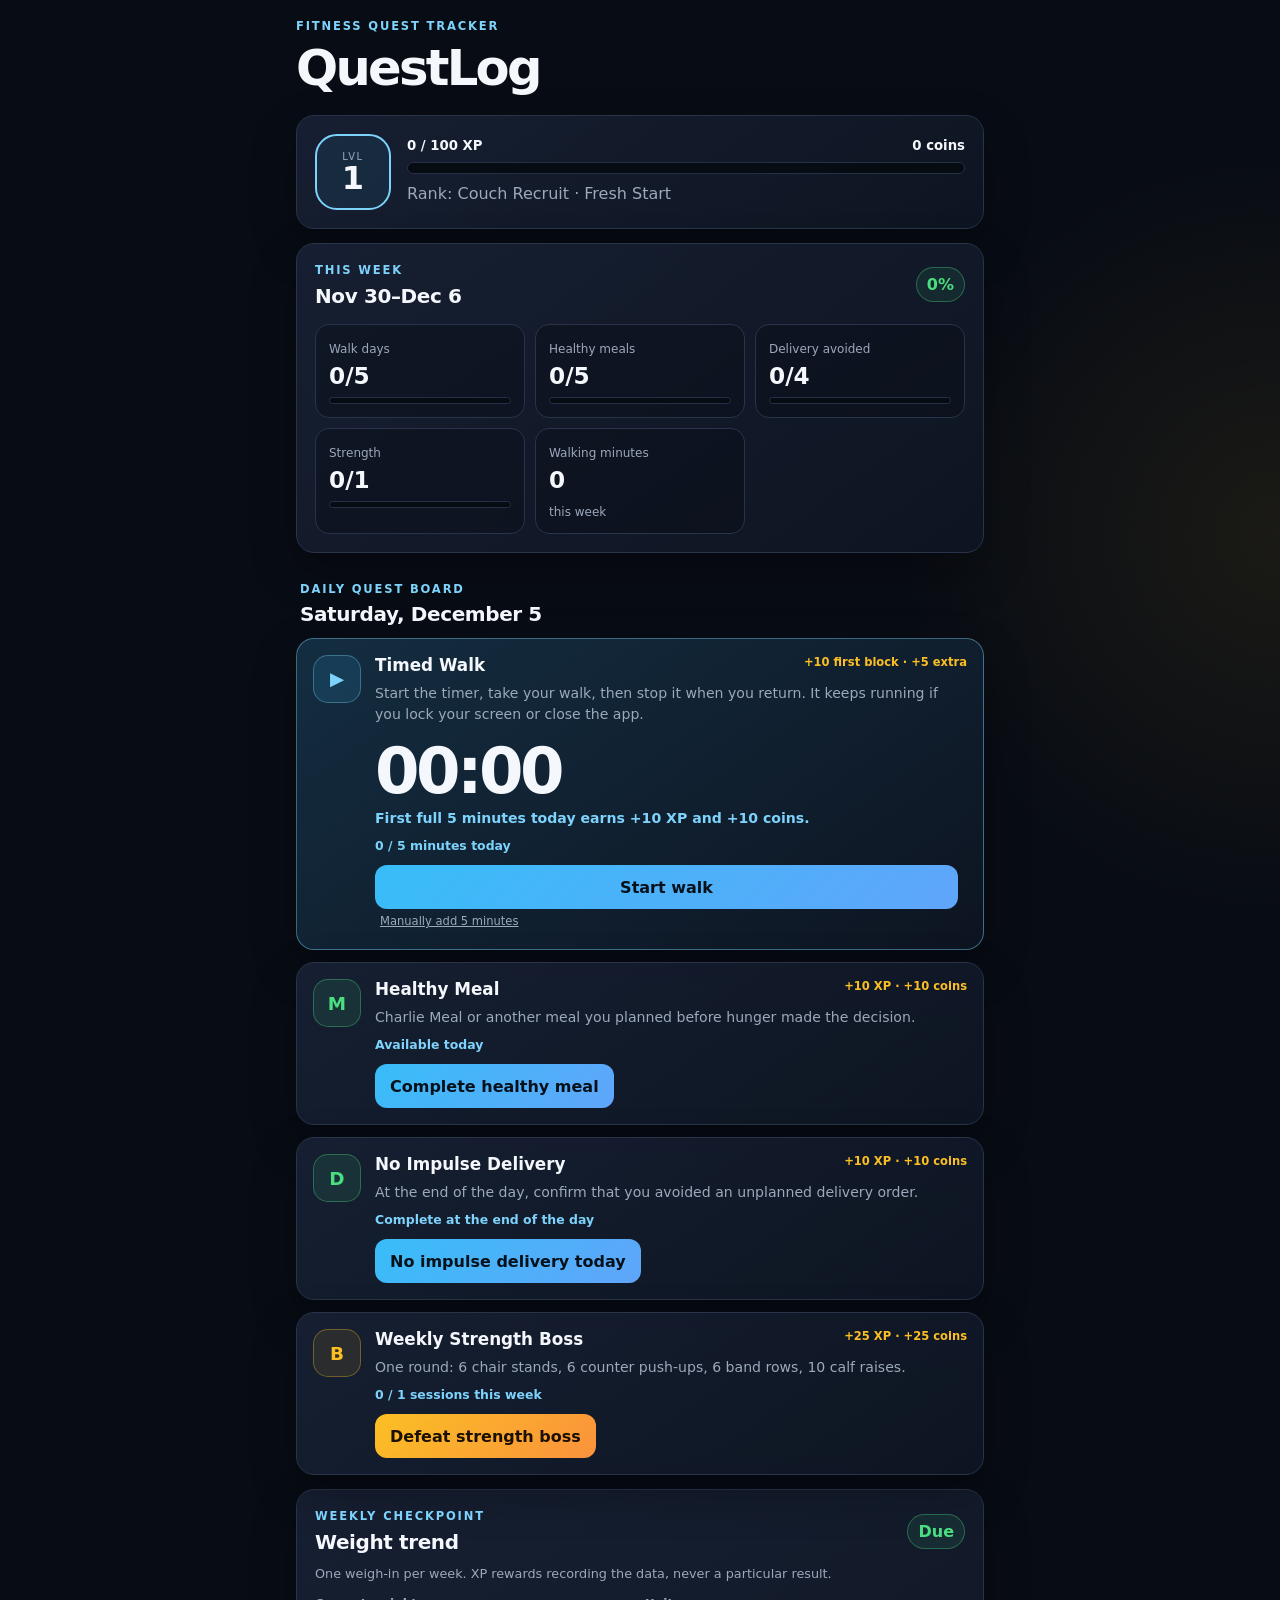
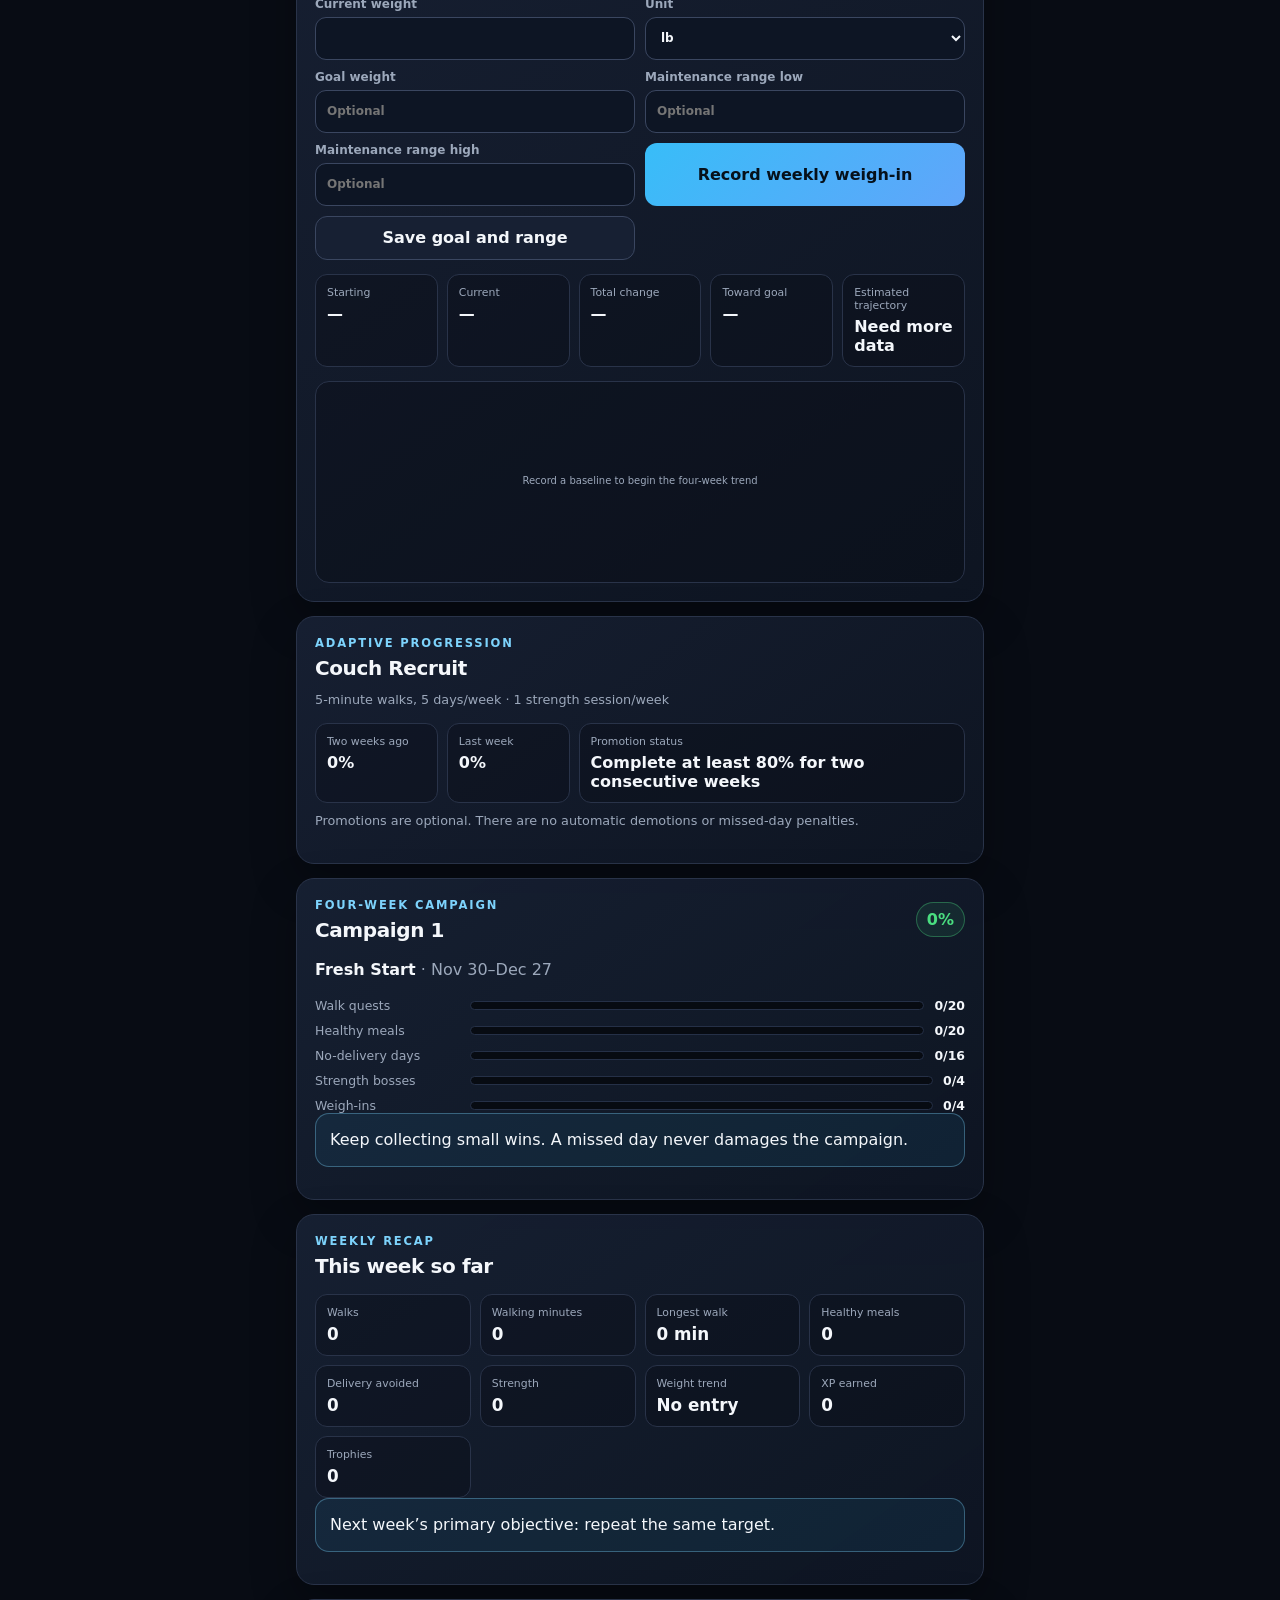
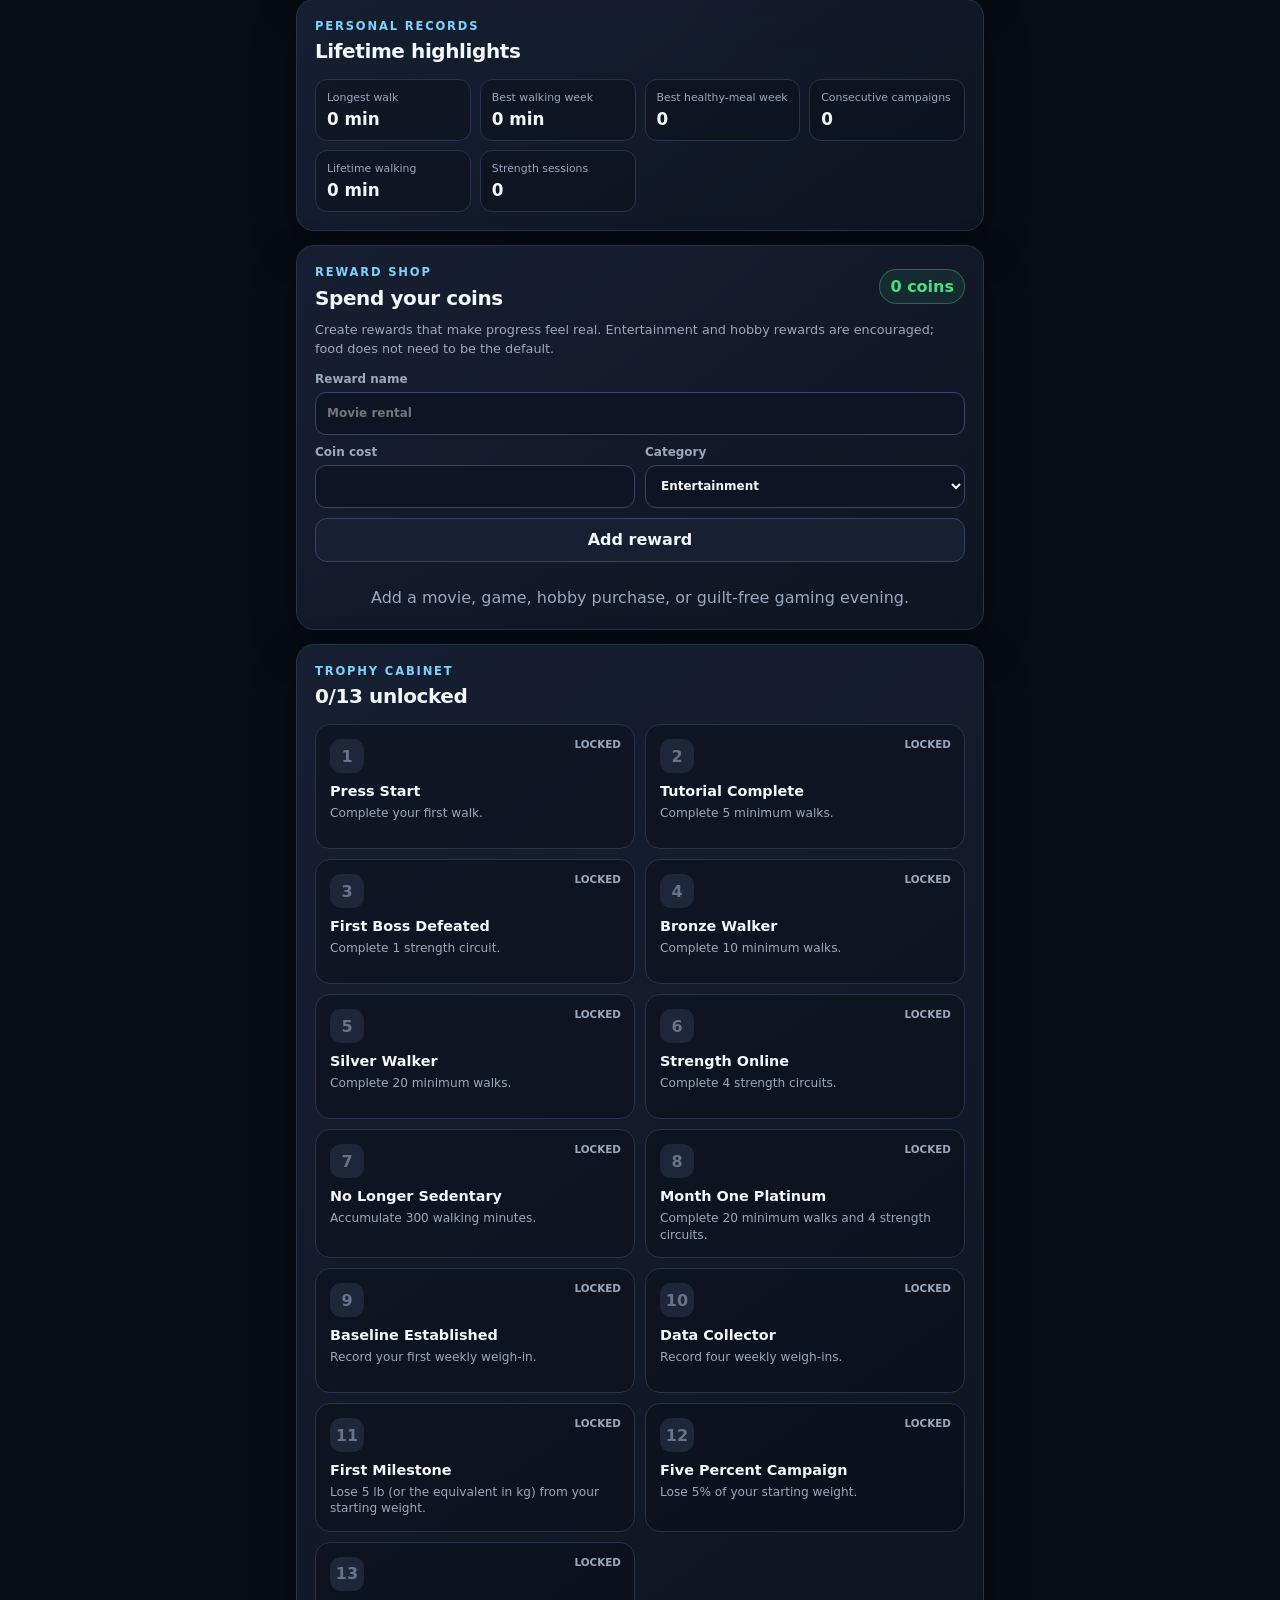
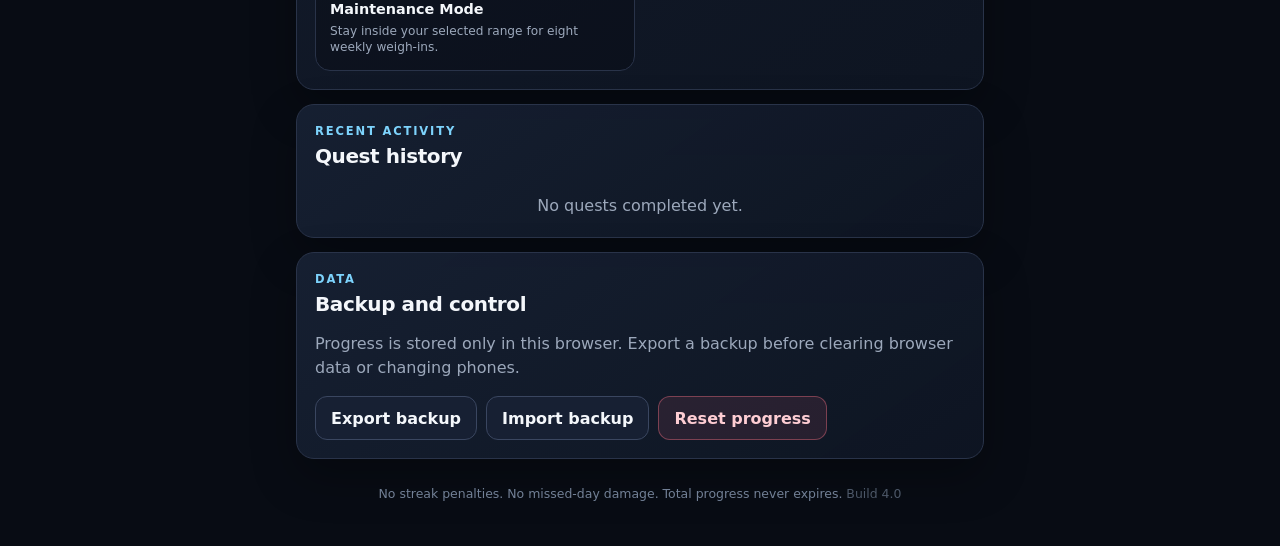
<file: index.html>
<!doctype html>
<html lang="en">
<head>
  <meta charset="utf-8">
  <meta name="viewport" content="width=device-width, initial-scale=1, viewport-fit=cover">
  <meta name="theme-color" content="#111827">
  <meta name="description" content="A private, offline weight-loss quest tracker with daily habits, campaigns, XP, coins, and trophies.">
  <title>QuestLog Fitness</title>
  <link rel="manifest" href="./manifest.webmanifest">
  <link rel="icon" href="./icon-192.png">
  <link rel="apple-touch-icon" href="./icon-192.png">
  <style>
:root {
  color-scheme: dark;
  --bg: #080c14;
  --surface: #111827;
  --surface-2: #172033;
  --line: #293349;
  --text: #f4f7fb;
  --muted: #9ca8bb;
  --accent: #7dd3fc;
  --accent-strong: #38bdf8;
  --gold: #fbbf24;
  --green: #4ade80;
  --danger: #fb7185;
  --shadow: 0 18px 45px rgba(0,0,0,.28);
  --radius: 18px;
}
* { box-sizing: border-box; }
html { background: var(--bg); font-family: Inter, ui-sans-serif, system-ui, -apple-system, BlinkMacSystemFont, "Segoe UI", sans-serif; }
body {
  margin: 0; min-height: 100vh; color: var(--text);
  background:
    radial-gradient(circle at 20% -10%, rgba(56,189,248,.16), transparent 30rem),
    radial-gradient(circle at 100% 10%, rgba(251,191,36,.08), transparent 24rem),
    var(--bg);
}
button, label { font: inherit; }
button { border: 0; cursor: pointer; -webkit-tap-highlight-color: transparent; }
button:focus-visible, label:focus-within { outline: 3px solid rgba(125,211,252,.55); outline-offset: 2px; }
.app-shell { width: min(720px,100%); margin: 0 auto; padding: max(18px,env(safe-area-inset-top)) 16px calc(30px + env(safe-area-inset-bottom)); }
.topbar { display:flex; align-items:center; justify-content:space-between; gap:16px; margin-bottom:18px; }
h1,h2,h3,p { margin-top:0; }
h1 { margin-bottom:0; font-size:clamp(2rem,8vw,3.1rem); letter-spacing:-.055em; }
h2 { margin-bottom:0; font-size:1.25rem; letter-spacing:-.02em; }
h3 { margin-bottom:0; font-size:1.05rem; }
p { line-height:1.5; }
.eyebrow { margin-bottom:4px; color:var(--accent); font-size:.72rem; font-weight:800; letter-spacing:.16em; }
.panel { border:1px solid var(--line); border-radius:var(--radius); background:linear-gradient(145deg,rgba(23,32,51,.95),rgba(14,21,34,.96)); box-shadow:var(--shadow); }
.hero { display:flex; align-items:center; gap:16px; padding:18px; margin-bottom:14px; }
.level-badge { width:76px; min-width:76px; aspect-ratio:1; display:grid; place-content:center; text-align:center; border:2px solid var(--accent); border-radius:22px; background:rgba(56,189,248,.08); }
.level-badge span { font-size:.62rem; letter-spacing:.16em; color:var(--muted); }
.level-badge strong { font-size:2rem; line-height:1; }
.hero-copy { flex:1; min-width:0; }
.stat-line { display:flex; justify-content:space-between; gap:10px; margin-bottom:9px; font-size:.83rem; font-weight:700; }
.progress-track,.mini-track { overflow:hidden; background:#070b12; border:1px solid #253047; }
.progress-track { height:12px; border-radius:999px; }
.progress-fill,.mini-fill { height:100%; width:0; background:linear-gradient(90deg,var(--accent-strong),var(--green)); transition:width .3s ease; }
.rank-text { margin-top:8px; margin-bottom:0; }
.muted { color:var(--muted); }
.week-panel,.trophies-panel,.settings-panel,main>.panel { padding:18px; margin-bottom:14px; }
.section-heading { display:flex; align-items:center; justify-content:space-between; gap:12px; margin-bottom:16px; }
.outside-heading { margin:28px 4px 12px; }
.percent-chip { padding:7px 10px; border:1px solid rgba(74,222,128,.35); border-radius:999px; background:rgba(74,222,128,.09); color:var(--green); font-weight:800; }
.weekly-grid { display:grid; grid-template-columns:repeat(3,1fr); gap:10px; }
.metric-card { min-width:0; padding:13px; border:1px solid var(--line); border-radius:14px; background:rgba(6,10,18,.36); }
.metric-card strong { display:block; margin:5px 0 8px; font-size:1.45rem; }
.metric-label,.metric-sub { color:var(--muted); font-size:.75rem; }
.mini-track { height:7px; border-radius:999px; }
.quest-stack { display:grid; gap:12px; margin-bottom:14px; }
.quest-card { display:flex; gap:14px; padding:16px; }
.quest-icon { width:48px; min-width:48px; height:48px; display:grid; place-items:center; border-radius:15px; background:rgba(56,189,248,.12); border:1px solid rgba(125,211,252,.35); color:var(--accent); font-size:1.15rem; font-weight:900; }
.quest-icon.bonus { color:var(--green); border-color:rgba(74,222,128,.35); background:rgba(74,222,128,.1); }
.quest-icon.boss { color:var(--gold); border-color:rgba(251,191,36,.35); background:rgba(251,191,36,.09); }
.quest-body { flex:1; min-width:0; }
.quest-title-row { display:flex; align-items:flex-start; justify-content:space-between; gap:12px; }
.reward { flex:none; color:var(--gold); font-size:.72rem; font-weight:800; white-space:nowrap; }
.quest-card p { margin:8px 0 14px; color:var(--muted); font-size:.88rem; }
.timer-card { border-color:rgba(125,211,252,.42); background:linear-gradient(145deg,rgba(20,47,67,.96),rgba(14,21,34,.96)); }
.timer-card.running { border-color:rgba(74,222,128,.52); box-shadow:0 18px 45px rgba(0,0,0,.28),0 0 0 1px rgba(74,222,128,.08); }
.timer-display { margin:2px 0 5px; font-size:clamp(2.5rem,12vw,4rem); font-weight:850; letter-spacing:-.055em; line-height:1; font-variant-numeric:tabular-nums; }
.timer-hint { min-height:1.3em; margin:0 0 14px!important; color:var(--accent)!important; font-weight:750; }
.timer-card.running .timer-hint { color:var(--green)!important; }
.timer-actions { display:grid; grid-template-columns:1fr auto; gap:9px; }
.primary.stop-button { background:linear-gradient(135deg,var(--green),#22c55e); color:#04140a; }
.compact-button { min-height:36px; padding:8px 11px; font-size:.76rem; }
.quest-status { display:block; margin:-5px 0 12px; color:var(--accent); font-size:.78rem; font-weight:800; }
.quest-card.completed { border-color:rgba(74,222,128,.4); }
.quest-card.completed .quest-icon { color:var(--green); border-color:rgba(74,222,128,.35); background:rgba(74,222,128,.1); }
.form-grid { display:grid; grid-template-columns:repeat(2,minmax(0,1fr)); gap:10px; }
.form-grid .wide { grid-column:1/-1; }
.field { display:grid; gap:6px; color:var(--muted); font-size:.75rem; font-weight:750; }
input,select { width:100%; min-height:43px; padding:10px 11px; border:1px solid #3a4660; border-radius:11px; background:#0d1524; color:var(--text); font:inherit; }
input:focus,select:focus { outline:3px solid rgba(125,211,252,.35); border-color:var(--accent); }
.stats-grid { display:grid; grid-template-columns:repeat(5,minmax(0,1fr)); gap:9px; margin:14px 0; }
.stats-grid .wide { grid-column:span 3; }
.stat-card { min-width:0; padding:11px; border:1px solid var(--line); border-radius:12px; background:rgba(6,10,18,.34); }
.stat-card span { display:block; color:var(--muted); font-size:.68rem; }
.stat-card strong { display:block; margin-top:5px; font-size:1rem; overflow-wrap:anywhere; }
.chart-wrap { min-height:180px; padding:10px; border:1px solid var(--line); border-radius:14px; background:rgba(6,10,18,.34); }
.weight-chart { width:100%; height:180px; display:block; overflow:visible; }
.chart-line { fill:none; stroke:var(--accent); stroke-width:3; stroke-linecap:round; stroke-linejoin:round; }
.chart-area { fill:url(#weightGradient); }
.chart-dot { fill:var(--surface); stroke:var(--green); stroke-width:3; }
.chart-label { fill:var(--muted); font-size:10px; }
.progress-list { display:grid; gap:10px; }
.progress-row { display:grid; grid-template-columns:145px 1fr auto; align-items:center; gap:10px; }
.progress-row span { color:var(--muted); font-size:.78rem; }
.progress-row strong { font-size:.78rem; }
.campaign-track { height:9px; overflow:hidden; border:1px solid #253047; border-radius:999px; background:#070b12; }
.campaign-fill { height:100%; background:linear-gradient(90deg,var(--accent-strong),var(--green)); }
.callout { padding:14px; margin-bottom:14px; border:1px solid rgba(125,211,252,.35); border-radius:14px; background:rgba(56,189,248,.08); }
.callout.success { border-color:rgba(74,222,128,.38); background:rgba(74,222,128,.08); }
.callout p:last-child { margin-bottom:0; }
.recap-grid,.records-grid { display:grid; grid-template-columns:repeat(4,minmax(0,1fr)); gap:9px; }
.recap-item,.record-item { padding:11px; border:1px solid var(--line); border-radius:12px; background:rgba(6,10,18,.34); }
.recap-item span,.record-item span { display:block; color:var(--muted); font-size:.68rem; }
.recap-item strong,.record-item strong { display:block; margin-top:5px; font-size:1.05rem; }
.shop-list { display:grid; gap:9px; margin-top:14px; }
.shop-item { display:grid; grid-template-columns:1fr auto auto; align-items:center; gap:10px; padding:12px; border:1px solid var(--line); border-radius:13px; background:rgba(6,10,18,.34); }
.shop-item-title { font-weight:800; }
.shop-item-meta { margin-top:3px; color:var(--muted); font-size:.72rem; }
.coin-cost { color:var(--gold); font-weight:850; white-space:nowrap; }
.text-button { padding:5px; background:transparent; color:var(--muted); font-size:.72rem; text-decoration:underline; }
.panel-note { margin:-6px 0 14px; color:var(--muted); font-size:.8rem; }
.primary,.secondary,.danger,.file-label { min-height:44px; padding:11px 15px; border-radius:12px; font-weight:800; text-align:center; transition:transform .1s ease,opacity .1s ease; }
.primary:active,.secondary:active,.danger:active,.file-label:active { transform:scale(.98); }
.primary { background:linear-gradient(135deg,var(--accent-strong),#60a5fa); color:#06111b; }
.boss-button { background:linear-gradient(135deg,var(--gold),#fb923c); color:#1c1001; }
.secondary,.file-label { display:inline-grid; place-items:center; border:1px solid #3a4660; background:#172033; color:var(--text); }
.danger { border:1px solid rgba(251,113,133,.4); background:rgba(251,113,133,.1); color:#fecdd3; }
.full { width:100%; }
button:disabled { cursor:default; opacity:.48; filter:grayscale(.35); }
.trophy-grid { display:grid; grid-template-columns:repeat(2,1fr); gap:10px; }
.trophy { position:relative; min-height:125px; padding:14px; overflow:hidden; border:1px solid var(--line); border-radius:15px; background:rgba(6,10,18,.38); }
.trophy.unlocked { border-color:rgba(251,191,36,.45); background:linear-gradient(150deg,rgba(251,191,36,.11),rgba(6,10,18,.45)); }
.trophy-mark { width:34px; height:34px; display:grid; place-items:center; margin-bottom:10px; border-radius:11px; background:#1d2739; color:#67748b; font-weight:900; }
.trophy.unlocked .trophy-mark { background:rgba(251,191,36,.16); color:var(--gold); }
.trophy h3 { font-size:.9rem; }
.trophy p { margin:6px 0 0; color:var(--muted); font-size:.76rem; line-height:1.35; }
.trophy-status { position:absolute; top:13px; right:13px; color:var(--muted); font-size:.65rem; font-weight:800; text-transform:uppercase; }
.history-list { display:grid; gap:8px; }
.history-item { display:grid; grid-template-columns:1fr auto auto; align-items:center; gap:10px; padding:11px 0; border-bottom:1px solid var(--line); }
.history-item:last-child { border-bottom:0; }
.history-title { font-weight:750; font-size:.9rem; }
.history-meta { color:var(--muted); font-size:.74rem; }
.history-reward { color:var(--green); font-size:.75rem; font-weight:800; }
.undo-btn { min-height:34px; padding:7px 9px; border:1px solid #3a4660; border-radius:9px; background:transparent; color:var(--muted); font-size:.72rem; }
.empty-state { padding:12px 0 4px; color:var(--muted); text-align:center; }
.button-row { display:flex; flex-wrap:wrap; gap:9px; }
.file-label input { display:none; }
footer { padding:12px 6px 0; color:#728096; text-align:center; font-size:.78rem; }
.toast { position:fixed; left:50%; bottom:calc(20px + env(safe-area-inset-bottom)); z-index:20; width:min(92vw,440px); padding:13px 16px; transform:translate(-50%,120px); opacity:0; border:1px solid rgba(125,211,252,.35); border-radius:13px; background:#111827; box-shadow:var(--shadow); color:var(--text); font-weight:750; transition:transform .22s ease,opacity .22s ease; }
.toast.show { transform:translate(-50%,0); opacity:1; }
dialog { width:min(92vw,430px); padding:20px; border:1px solid var(--line); border-radius:18px; background:#111827; color:var(--text); box-shadow:var(--shadow); }
dialog::backdrop { background:rgba(0,0,0,.7); }
.dialog-actions { display:flex; justify-content:flex-end; gap:9px; margin-top:20px; }
.hidden { display:none!important; }
.build { opacity:.65; }
@media(max-width:520px){
  .weekly-grid{grid-template-columns:1fr 1fr}
  .metric-card:last-child{grid-column:1/-1}
  .quest-title-row{display:block}
  .reward{display:inline-block;margin-top:5px}
  .trophy-grid{grid-template-columns:1fr}
  .quest-card{padding:14px}
  .timer-actions{grid-template-columns:1fr}
  .stats-grid{grid-template-columns:repeat(2,1fr)}
  .stats-grid .wide{grid-column:1/-1}
  .recap-grid,.records-grid{grid-template-columns:repeat(2,1fr)}
  .form-grid{grid-template-columns:1fr}
  .form-grid .wide{grid-column:auto}
  .progress-row{grid-template-columns:105px 1fr auto}
  .shop-item{grid-template-columns:1fr auto}
  .shop-item .text-button{grid-column:1/-1;justify-self:start}
}
@media(prefers-reduced-motion:reduce){*,*::before,*::after{scroll-behavior:auto!important;transition:none!important}}
</style>
</head>
<body>
  <div class="app-shell">
    <header class="topbar">
      <div><p class="eyebrow">FITNESS QUEST TRACKER</p><h1>QuestLog</h1></div>
      <button id="installBtn" class="secondary hidden" type="button">Install</button>
    </header>
    <main>
      <section class="hero panel">
        <div class="level-badge" aria-label="Current level"><span>LVL</span><strong id="levelValue">1</strong></div>
        <div class="hero-copy">
          <div class="stat-line"><span id="xpLabel">0 / 100 XP</span><span id="coinLabel">0 coins</span></div>
          <div class="progress-track" aria-label="Level progress"><div id="xpProgress" class="progress-fill"></div></div>
          <p id="rankText" class="muted rank-text">Rank: Couch Recruit</p>
        </div>
      </section>

      <section class="week-panel panel">
        <div class="section-heading">
          <div><p class="eyebrow">THIS WEEK</p><h2 id="weekLabel">This week</h2></div>
          <div id="weeklyPercent" class="percent-chip">0%</div>
        </div>
        <div class="weekly-grid">
          <article class="metric-card"><span class="metric-label">Walk days</span><strong id="walkCount">0/5</strong><div class="mini-track"><div id="walkProgress" class="mini-fill"></div></div></article>
          <article class="metric-card"><span class="metric-label">Healthy meals</span><strong id="healthyCount">0/5</strong><div class="mini-track"><div id="healthyProgress" class="mini-fill"></div></div></article>
          <article class="metric-card"><span class="metric-label">Delivery avoided</span><strong id="deliveryCount">0/4</strong><div class="mini-track"><div id="deliveryProgress" class="mini-fill"></div></div></article>
          <article class="metric-card"><span class="metric-label">Strength</span><strong id="strengthCount">0/1</strong><div class="mini-track"><div id="strengthProgress" class="mini-fill"></div></div></article>
          <article class="metric-card"><span class="metric-label">Walking minutes</span><strong id="minutesCount">0</strong><span class="metric-sub">this week</span></article>
        </div>
      </section>

      <section>
        <div class="section-heading outside-heading"><div><p class="eyebrow">DAILY QUEST BOARD</p><h2 id="todayLabel">Today</h2></div></div>
        <div id="recoveryPanel" class="callout hidden">
          <p class="eyebrow">WELCOME BACK</p><h3>Resume Campaign</h3>
          <p>Your minimum goals are waiting exactly where you left them. Nothing was lost.</p>
          <button id="resumeCampaignBtn" class="primary compact-button" type="button">Resume campaign</button>
        </div>
        <div class="quest-stack">
          <article id="timerCard" class="quest-card timer-card panel">
            <div class="quest-icon" aria-hidden="true">&#9654;</div>
            <div class="quest-body">
              <div class="quest-title-row"><h3>Timed Walk</h3><span class="reward">+10 first block &middot; +5 extra</span></div>
              <p id="timerStatus">Start the timer, take your walk, then stop it when you return. It keeps running if you lock your screen or close the app.</p>
              <div id="timerDisplay" class="timer-display" role="timer" aria-live="off">00:00</div>
              <p id="timerHint" class="timer-hint">First full 5 minutes today earns +10 XP and +10 coins.</p>
              <span id="walkQuestStatus" class="quest-status">0 / 5 minutes today</span>
              <div class="timer-actions">
                <button id="timerBtn" class="primary" type="button">Start walk</button>
                <button id="discardWalkBtn" class="danger hidden" type="button">Discard</button>
              </div>
              <button id="manualWalkBtn" class="text-button" type="button">Manually add 5 minutes</button>
            </div>
          </article>
          <article id="healthyCard" class="quest-card panel">
            <div class="quest-icon bonus">M</div>
            <div class="quest-body">
              <div class="quest-title-row"><h3>Healthy Meal</h3><span class="reward">+10 XP &middot; +10 coins</span></div>
              <p>Charlie Meal or another meal you planned before hunger made the decision.</p>
              <span id="healthyStatus" class="quest-status">Available today</span>
              <button id="healthyBtn" class="primary" type="button">Complete healthy meal</button>
            </div>
          </article>
          <article id="deliveryCard" class="quest-card panel">
            <div class="quest-icon bonus">D</div>
            <div class="quest-body">
              <div class="quest-title-row"><h3>No Impulse Delivery</h3><span class="reward">+10 XP &middot; +10 coins</span></div>
              <p>At the end of the day, confirm that you avoided an unplanned delivery order.</p>
              <span id="deliveryStatus" class="quest-status">Complete at the end of the day</span>
              <button id="deliveryBtn" class="primary" type="button">No impulse delivery today</button>
            </div>
          </article>
          <article id="strengthCard" class="quest-card panel">
            <div class="quest-icon boss">B</div>
            <div class="quest-body">
              <div class="quest-title-row"><h3>Weekly Strength Boss</h3><span class="reward">+25 XP &middot; +25 coins</span></div>
              <p>One round: 6 chair stands, 6 counter push-ups, 6 band rows, 10 calf raises.</p>
              <span id="strengthStatus" class="quest-status">0 / 1 sessions this week</span>
              <button id="strengthBtn" class="primary boss-button" type="button">Defeat strength boss</button>
            </div>
          </article>
        </div>
      </section>

      <section class="panel">
        <div class="section-heading"><div><p class="eyebrow">WEEKLY CHECKPOINT</p><h2>Weight trend</h2></div><div id="weightDueChip" class="percent-chip">Due</div></div>
        <p class="panel-note">One weigh-in per week. XP rewards recording the data, never a particular result.</p>
        <form id="weightForm" class="form-grid">
          <label class="field">Current weight<input id="weightInput" type="number" min="1" max="1500" step="0.1" inputmode="decimal" required></label>
          <label class="field">Unit<select id="weightUnit"><option value="lb">lb</option><option value="kg">kg</option></select></label>
          <label class="field">Goal weight<input id="goalWeightInput" type="number" min="1" max="1500" step="0.1" inputmode="decimal" placeholder="Optional"></label>
          <label class="field">Maintenance range low<input id="maintenanceLowInput" type="number" min="1" max="1500" step="0.1" inputmode="decimal" placeholder="Optional"></label>
          <label class="field">Maintenance range high<input id="maintenanceHighInput" type="number" min="1" max="1500" step="0.1" inputmode="decimal" placeholder="Optional"></label>
          <button id="recordWeightBtn" class="primary" type="submit">Record weekly weigh-in</button>
          <button id="saveWeightSettingsBtn" class="secondary" type="button">Save goal and range</button>
        </form>
        <div class="stats-grid">
          <div class="stat-card"><span>Starting</span><strong id="startingWeight">&mdash;</strong></div>
          <div class="stat-card"><span>Current</span><strong id="currentWeight">&mdash;</strong></div>
          <div class="stat-card"><span>Total change</span><strong id="totalWeightChange">&mdash;</strong></div>
          <div class="stat-card"><span>Toward goal</span><strong id="weightGoalPercent">&mdash;</strong></div>
          <div class="stat-card"><span>Estimated trajectory</span><strong id="weightTrajectory">Need more data</strong></div>
        </div>
        <div class="chart-wrap"><svg id="weightChart" class="weight-chart" viewBox="0 0 600 180" role="img" aria-label="Four-week weight trend"></svg></div>
      </section>

      <section class="panel">
        <div class="section-heading"><div><p class="eyebrow">ADAPTIVE PROGRESSION</p><h2 id="adaptiveRankName">Couch Recruit</h2></div></div>
        <p id="adaptiveTargets" class="panel-note">5-minute walks, 5 days/week &middot; 1 strength session/week</p>
        <div class="stats-grid">
          <div class="stat-card"><span>Two weeks ago</span><strong id="weekTwoPercent">&mdash;</strong></div>
          <div class="stat-card"><span>Last week</span><strong id="weekOnePercent">&mdash;</strong></div>
          <div class="stat-card wide"><span>Promotion status</span><strong id="promotionMessage">Complete 80% for two consecutive weeks</strong></div>
        </div>
        <button id="acceptPromotionBtn" class="primary hidden" type="button">Accept promotion</button>
        <p class="panel-note">Promotions are optional. There are no automatic demotions or missed-day penalties.</p>
      </section>

      <section class="panel">
        <div class="section-heading"><div><p class="eyebrow">FOUR-WEEK CAMPAIGN</p><h2 id="campaignLabel">Campaign 1</h2></div><div id="campaignPercent" class="percent-chip">0%</div></div>
        <p><strong id="campaignTitle">Fresh Start</strong> <span id="campaignDates" class="muted"></span></p>
        <div id="campaignProgress" class="progress-list"></div>
        <div id="campaignStatus" class="callout"><p>Keep collecting small wins. A missed day never damages the campaign.</p></div>
        <button id="campaignActionBtn" class="primary hidden" type="button">Start next campaign</button>
      </section>

      <section class="panel">
        <div class="section-heading"><div><p class="eyebrow">WEEKLY RECAP</p><h2 id="recapLabel">This week so far</h2></div></div>
        <div id="recapGrid" class="recap-grid"></div>
        <p id="nextObjective" class="callout">Next week&rsquo;s primary objective: repeat the same target.</p>
      </section>

      <section class="panel">
        <div class="section-heading"><div><p class="eyebrow">PERSONAL RECORDS</p><h2>Lifetime highlights</h2></div></div>
        <div id="recordsGrid" class="records-grid"></div>
      </section>

      <section class="panel">
        <div class="section-heading"><div><p class="eyebrow">REWARD SHOP</p><h2>Spend your coins</h2></div><div id="shopBalance" class="percent-chip">0 coins</div></div>
        <p class="panel-note">Create rewards that make progress feel real. Entertainment and hobby rewards are encouraged; food does not need to be the default.</p>
        <form id="rewardForm" class="form-grid">
          <label class="field wide">Reward name<input id="rewardNameInput" maxlength="60" placeholder="Movie rental" required></label>
          <label class="field">Coin cost<input id="rewardCostInput" type="number" min="1" max="100000" step="1" inputmode="numeric" required></label>
          <label class="field">Category<select id="rewardCategoryInput"><option>Entertainment</option><option>Hobby</option><option>Planned treat</option><option>Other</option></select></label>
          <button class="secondary wide" type="submit">Add reward</button>
        </form>
        <div id="shopList" class="shop-list"></div>
      </section>

      <section class="panel trophies-panel">
        <div class="section-heading"><div><p class="eyebrow">TROPHY CABINET</p><h2><span id="trophyCount">0</span>/<span id="trophyTotal">13</span> unlocked</h2></div></div>
        <div id="trophyGrid" class="trophy-grid"></div>
      </section>

      <section class="panel">
        <div class="section-heading"><div><p class="eyebrow">RECENT ACTIVITY</p><h2>Quest history</h2></div></div>
        <div id="historyList" class="history-list"></div>
      </section>

      <section class="panel settings-panel">
        <div class="section-heading"><div><p class="eyebrow">DATA</p><h2>Backup and control</h2></div></div>
        <p class="muted">Progress is stored only in this browser. Export a backup before clearing browser data or changing phones.</p>
        <div class="button-row">
          <button id="exportBtn" class="secondary" type="button">Export backup</button>
          <label class="secondary file-label">Import backup<input id="importInput" type="file" accept="application/json"></label>
          <button id="resetBtn" class="danger" type="button">Reset progress</button>
        </div>
      </section>
    </main>
    <footer><p>No streak penalties. No missed-day damage. Total progress never expires. <span class="build">Build 4.0</span></p></footer>
  </div>

  <div id="toast" class="toast" role="status" aria-live="polite"></div>
  <dialog id="resetDialog">
    <form method="dialog">
      <h2>Reset all progress?</h2>
      <p>This permanently deletes XP, coins, trophies, and history from this device.</p>
      <div class="dialog-actions">
        <button value="cancel" class="secondary">Cancel</button>
        <button id="confirmResetBtn" value="confirm" class="danger">Delete everything</button>
      </div>
    </form>
  </dialog>
  <script>
(() => {
  "use strict";

  const STORAGE_KEY = "questlog-fitness-v1";
  const XP_PER_LEVEL = 100;
  const WALK_BLOCK_MS = 5 * 60 * 1000;
  const DAY_MS = 24 * 60 * 60 * 1000;
  const BUILD = "4.0.0";

  const QUESTS = {
    walk: { title: "Minimum Movement", xp: 10, coins: 10, minutes: 5 },
    bonus: { title: "Bonus Movement", xp: 5, coins: 5, minutes: 5 },
    healthyMeal: { title: "Healthy Meal", xp: 10, coins: 10, minutes: 0 },
    noDelivery: { title: "No Impulse Delivery", xp: 10, coins: 10, minutes: 0 },
    strength: { title: "Weekly Strength Boss", xp: 25, coins: 25, minutes: 0 },
    weighIn: { title: "Weekly Weigh-in", xp: 10, coins: 10, minutes: 0 }
  };

  const TROPHIES = [
    { id:"press-start", name:"Press Start", description:"Complete your first walk.", test:s=>s.totals.walks>=1 },
    { id:"tutorial", name:"Tutorial Complete", description:"Complete 5 minimum walks.", test:s=>s.totals.walks>=5 },
    { id:"first-boss", name:"First Boss Defeated", description:"Complete 1 strength circuit.", test:s=>s.totals.strength>=1 },
    { id:"bronze-walker", name:"Bronze Walker", description:"Complete 10 minimum walks.", test:s=>s.totals.walks>=10 },
    { id:"silver-walker", name:"Silver Walker", description:"Complete 20 minimum walks.", test:s=>s.totals.walks>=20 },
    { id:"strength-online", name:"Strength Online", description:"Complete 4 strength circuits.", test:s=>s.totals.strength>=4 },
    { id:"distance-300", name:"No Longer Sedentary", description:"Accumulate 300 walking minutes.", test:s=>s.totals.walkMinutes>=300 },
    { id:"month-one", name:"Month One Platinum", description:"Complete 20 minimum walks and 4 strength circuits.", test:s=>s.totals.walks>=20&&s.totals.strength>=4 },
    { id:"baseline", name:"Baseline Established", description:"Record your first weekly weigh-in.", test:s=>s.weights.length>=1 },
    { id:"data-collector", name:"Data Collector", description:"Record four weekly weigh-ins.", test:s=>s.weights.length>=4 },
    { id:"first-weight-milestone", name:"First Milestone", description:"Lose 5 lb (or the equivalent in kg) from your starting weight.", test:s=>weightLost(s)>=5 },
    { id:"five-percent", name:"Five Percent Campaign", description:"Lose 5% of your starting weight.", test:s=>weightLossPercent(s)>=5 },
    { id:"maintenance", name:"Maintenance Mode", description:"Stay inside your selected range for eight weekly weigh-ins.", test:s=>isMaintaining(s) }
  ];

  const RANKS = [
    {name:"Couch Recruit",walkMinutes:5,walkDays:5,strength:1},
    {name:"Routine Initiate",walkMinutes:10,walkDays:5,strength:1},
    {name:"Movement Adept",walkMinutes:15,walkDays:5,strength:2},
    {name:"Consistency Hunter",walkMinutes:20,walkDays:5,strength:2},
    {name:"Habit Vanguard",walkMinutes:30,walkDays:5,strength:2}
  ];

  const CAMPAIGN_TITLES = ["Fresh Start","Momentum Builder","Campaign Veteran","Steady Operator","Platinum Pathfinder"];

  const defaultState = () => ({
    version:2, xp:0, coins:0, logs:[], unlocked:[], unlockedAt:{},
    totals:{walks:0,bonusWalks:0,strength:0,walkMinutes:0,healthyMeals:0,noDelivery:0,weighIns:0,completedCampaigns:0,consecutiveCampaigns:0},
    activeWalk:null, weights:[], shopRewards:[], lastActivityAt:null,
    weightSettings:{unit:"lb",goal:null,maintenanceLow:null,maintenanceHigh:null},
    progression:{rankIndex:0,rankStartedWeek:localDateKey(startOfWeek()),weekTargets:{}},
    campaign:{number:1,startDate:localDateKey(startOfWeek()),goals:{walks:20,healthyMeals:20,noDelivery:16,strength:4,weighIns:4},completedAt:null,resumedAt:null},
    campaignHistory:[]
  });

  const $ = id => document.getElementById(id);
  let state = loadState();
  let deferredInstallPrompt = null;
  let toastTimer = null;
  let walkTimerInterval = null;

  function localDateKey(date = new Date()) {
    const y=date.getFullYear();
    const m=String(date.getMonth()+1).padStart(2,"0");
    const d=String(date.getDate()).padStart(2,"0");
    return `${y}-${m}-${d}`;
  }

  function startOfWeek(date = new Date()) {
    const copy=new Date(date.getFullYear(),date.getMonth(),date.getDate());
    const day=copy.getDay();
    copy.setDate(copy.getDate()+(day===0?-6:1-day));
    copy.setHours(0,0,0,0);
    return copy;
  }

  function endOfWeek(date = new Date()) {
    const end=startOfWeek(date);
    end.setDate(end.getDate()+6);
    return end;
  }

  function isThisWeek(timestamp) {
    const time=new Date(timestamp).getTime();
    const start=startOfWeek().getTime();
    const end=endOfWeek().getTime()+86400000;
    return time>=start && time<end;
  }

  function loadState() {
    try {
      const parsed=JSON.parse(localStorage.getItem(STORAGE_KEY));
      if(!parsed || ![1,2].includes(parsed.version)) return defaultState();
      const base=defaultState();
      return {
        ...base, ...parsed, version:2,
        totals:{...base.totals,...(parsed.totals||{})},
        logs:Array.isArray(parsed.logs)?parsed.logs:[],
        unlocked:Array.isArray(parsed.unlocked)?parsed.unlocked:[],
        unlockedAt:parsed.unlockedAt&&typeof parsed.unlockedAt==="object"?parsed.unlockedAt:{},
        weights:Array.isArray(parsed.weights)?parsed.weights.filter(entry=>Number.isFinite(Number(entry.weight))):[],
        shopRewards:Array.isArray(parsed.shopRewards)?parsed.shopRewards:[],
        weightSettings:{...base.weightSettings,...(parsed.weightSettings||{})},
        progression:{...base.progression,...(parsed.progression||{}),weekTargets:{...base.progression.weekTargets,...(parsed.progression?.weekTargets||{})}},
        campaign:{...base.campaign,...(parsed.campaign||{}),goals:{...base.campaign.goals,...(parsed.campaign?.goals||{})}},
        campaignHistory:Array.isArray(parsed.campaignHistory)?parsed.campaignHistory:[],
        activeWalk:parsed.activeWalk && Number.isFinite(new Date(parsed.activeWalk.startedAt).getTime())
          ? {startedAt:parsed.activeWalk.startedAt}
          : null
      };
    } catch(error) {
      console.error("QuestLog storage load failed", error);
      return defaultState();
    }
  }

  function saveState() {
    try { localStorage.setItem(STORAGE_KEY,JSON.stringify(state)); }
    catch(error) {
      console.error("QuestLog storage save failed", error);
      showToast("Progress could not be saved. Browser storage may be blocked.");
    }
  }

  function makeId() {
    return `${Date.now()}-${Math.random().toString(16).slice(2)}`;
  }

  function minimumWalkCredits(log) {
    if(log.minimumWalkCredits!==undefined) {
      const credits=Number(log.minimumWalkCredits);
      return Number.isFinite(credits) ? Math.max(0,Math.floor(credits)) : 0;
    }
    return log.type==="walk" ? 1 : 0;
  }

  function bonusWalkCredits(log) {
    if(log.bonusWalkCredits!==undefined) {
      const credits=Number(log.bonusWalkCredits);
      return Number.isFinite(credits) ? Math.max(0,Math.floor(credits)) : 0;
    }
    return log.type==="bonus" ? 1 : 0;
  }

  function logCoinDelta(log) {
    const delta=Number(log.coinDelta!==undefined ? log.coinDelta : log.coins||0);
    return Number.isFinite(delta) ? delta : 0;
  }

  function weightLost(source=state) {
    if(source.weights.length<2) return 0;
    const sorted=[...source.weights].sort((a,b)=>new Date(a.timestamp)-new Date(b.timestamp));
    const loss=Number(sorted[0].weight)-Number(sorted.at(-1).weight);
    return Math.max(0,source.weightSettings.unit==="kg" ? loss*2.2046226218 : loss);
  }

  function weightLossPercent(source=state) {
    if(source.weights.length<2) return 0;
    const sorted=[...source.weights].sort((a,b)=>new Date(a.timestamp)-new Date(b.timestamp));
    const start=Number(sorted[0].weight);
    return start>0 ? Math.max(0,((start-Number(sorted.at(-1).weight))/start)*100) : 0;
  }

  function isMaintaining(source=state) {
    const low=Number(source.weightSettings.maintenanceLow);
    const high=Number(source.weightSettings.maintenanceHigh);
    if(!Number.isFinite(low)||!Number.isFinite(high)||low>high||source.weights.length<8) return false;
    return [...source.weights].sort((a,b)=>new Date(b.timestamp)-new Date(a.timestamp)).slice(0,8)
      .every(entry=>Number(entry.weight)>=low&&Number(entry.weight)<=high);
  }

  function markActivity() {
    state.lastActivityAt=new Date().toISOString();
  }

  function hasDailyQuest(type,dateKey=localDateKey()) {
    return state.logs.some(log=>log.type===type&&log.dateKey===dateKey);
  }

  function walkMinutesForDate(dateKey) {
    return state.logs.filter(log=>log.dateKey===dateKey).reduce((sum,log)=>sum+(Number(log.minutes)||0),0);
  }

  function rankForWeek(date=new Date()) {
    const key=localDateKey(startOfWeek(date));
    let rankIndex=Number(state.progression.weekTargets[key]);
    if(!Number.isInteger(rankIndex)) {
      rankIndex=Math.max(0,Math.min(RANKS.length-1,Number(state.progression.rankIndex)||0));
      state.progression.weekTargets[key]=rankIndex;
    }
    return RANKS[Math.max(0,Math.min(RANKS.length-1,rankIndex))];
  }

  function hasCompletedWalkToday() {
    const today=localDateKey();
    return state.logs.some(log=>minimumWalkCredits(log)>0 && log.dateKey===today);
  }

  function strengthCountThisWeek() {
    return state.logs.filter(log=>log.type==="strength"&&isThisWeek(log.timestamp)).length;
  }

  function hasCompletedStrengthThisWeek() {
    return strengthCountThisWeek()>=rankForWeek().strength;
  }

  function updateTrophies() {
    const newly=[];
    for(const trophy of TROPHIES) {
      if(trophy.test(state) && !state.unlocked.includes(trophy.id)) {
        state.unlocked.push(trophy.id);
        state.unlockedAt[trophy.id]=new Date().toISOString();
        newly.push(trophy.name);
      }
    }
    return newly;
  }

  function addQuest(type) {
    const quest=QUESTS[type];
    if(!quest) return;

    if(type==="walk" && hasCompletedWalkToday()) {
      showToast("Today's first walk block is complete. Add a bonus block instead.");
      return;
    }
    if((type==="healthyMeal"||type==="noDelivery")&&hasDailyQuest(type)) {
      showToast(type==="healthyMeal" ? "Today's healthy meal is already recorded." : "Today's delivery quest is already complete.");
      return;
    }
    if(type==="strength" && hasCompletedStrengthThisWeek()) {
      showToast("This week's strength target is already complete.");
      return;
    }

    const log={
      id:makeId(), type, title:quest.title, xp:quest.xp, coins:quest.coins, coinDelta:quest.coins,
      minutes:quest.minutes, dateKey:localDateKey(), timestamp:new Date().toISOString(),
      minimumWalkCredits:type==="walk" ? 1 : 0,
      bonusWalkCredits:type==="bonus" ? 1 : 0
    };

    state.logs.unshift(log);
    state.xp+=quest.xp;
    state.coins+=quest.coins;
    state.totals.walks+=minimumWalkCredits(log);
    state.totals.bonusWalks+=bonusWalkCredits(log);
    if(type==="strength") state.totals.strength+=1;
    if(type==="healthyMeal") state.totals.healthyMeals+=1;
    if(type==="noDelivery") state.totals.noDelivery+=1;
    state.totals.walkMinutes+=quest.minutes;
    markActivity();

    const newTrophies=updateTrophies();
    refreshCampaignCompletion();
    saveState();
    render();

    const base=`${quest.title} complete: +${quest.xp} XP, +${quest.coins} coins.`;
    showToast(newTrophies.length ? `${base} Trophy unlocked: ${newTrophies.join(", ")}.` : base);
    if("vibrate" in navigator) navigator.vibrate([35,25,55]);
  }

  function startWalk() {
    if(state.activeWalk) return;
    state.activeWalk={startedAt:new Date().toISOString()};
    markActivity();
    saveState();
    renderWalkTimer();
    syncWalkTimerInterval();
    showToast("Walk timer started. You can lock your screen or close the app.");
    if("vibrate" in navigator) navigator.vibrate(35);
  }

  function stopWalk() {
    if(!state.activeWalk) return;

    const endedAt=new Date();
    const startedAt=new Date(state.activeWalk.startedAt);
    const durationMs=Math.max(0,endedAt.getTime()-startedAt.getTime());
    const minutes=Math.floor(durationMs/60000);
    const rewardBlocks=Math.floor(durationMs/WALK_BLOCK_MS);
    const firstBlock=rewardBlocks>0 && !hasCompletedWalkToday() ? 1 : 0;
    const bonusBlocks=Math.max(0,rewardBlocks-firstBlock);
    const xp=firstBlock*QUESTS.walk.xp+bonusBlocks*QUESTS.bonus.xp;
    const coins=firstBlock*QUESTS.walk.coins+bonusBlocks*QUESTS.bonus.coins;

    const log={
      id:makeId(), type:"timedWalk", title:"Timed Walk", xp, coins, coinDelta:coins, minutes,
      durationSeconds:Math.floor(durationMs/1000),
      minimumWalkCredits:firstBlock, bonusWalkCredits:bonusBlocks,
      startedAt:startedAt.toISOString(), endedAt:endedAt.toISOString(),
      dateKey:localDateKey(endedAt), timestamp:endedAt.toISOString()
    };

    state.activeWalk=null;
    state.logs.unshift(log);
    state.xp+=xp;
    state.coins+=coins;
    state.totals.walks+=firstBlock;
    state.totals.bonusWalks+=bonusBlocks;
    state.totals.walkMinutes+=minutes;
    markActivity();

    const newTrophies=updateTrophies();
    refreshCampaignCompletion();
    saveState();
    syncWalkTimerInterval();
    render();

    const durationMessage=minutes===0 ? "Timed walk recorded: less than one minute."
      : `${minutes}-minute timed walk recorded.`;
    const rewardMessage=xp>0 ? ` +${xp} XP, +${coins} coins.`
      : " No full five-minute reward block yet.";
    const trophyMessage=newTrophies.length ? ` Trophy unlocked: ${newTrophies.join(", ")}.` : "";
    showToast(`${durationMessage}${rewardMessage}${trophyMessage}`);
    if("vibrate" in navigator) navigator.vibrate([35,25,55]);
  }

  function discardWalk() {
    if(!state.activeWalk) return;
    state.activeWalk=null;
    saveState();
    syncWalkTimerInterval();
    renderWalkTimer();
    showToast("Walk timer discarded. No minutes or rewards were added.");
  }

  function undoLog(id) {
    const index=state.logs.findIndex(log=>log.id===id);
    if(index<0) return;
    const [log]=state.logs.splice(index,1);
    state.xp=Math.max(0,state.xp-(Number(log.xp)||0));
    state.coins=Math.max(0,state.coins-logCoinDelta(log));
    state.totals.walks=Math.max(0,state.totals.walks-minimumWalkCredits(log));
    state.totals.bonusWalks=Math.max(0,state.totals.bonusWalks-bonusWalkCredits(log));
    if(log.type==="strength") state.totals.strength=Math.max(0,state.totals.strength-1);
    if(log.type==="healthyMeal") state.totals.healthyMeals=Math.max(0,state.totals.healthyMeals-1);
    if(log.type==="noDelivery") state.totals.noDelivery=Math.max(0,state.totals.noDelivery-1);
    if(log.type==="weighIn") {
      state.totals.weighIns=Math.max(0,state.totals.weighIns-1);
      state.weights=state.weights.filter(entry=>entry.id!==log.weightId);
    }
    state.totals.walkMinutes=Math.max(0,state.totals.walkMinutes-(log.minutes||0));
    const earnedCampaignIds=state.campaignHistory.filter(item=>item.completedAt).map(item=>`campaign-${item.number}`);
    const validFixed=TROPHIES.filter(trophy=>trophy.test(state)).map(trophy=>trophy.id);
    state.unlocked=[...new Set([...validFixed,...earnedCampaignIds])];
    for(const trophy of TROPHIES) if(!validFixed.includes(trophy.id)) delete state.unlockedAt[trophy.id];
    saveState();
    render();
    showToast(log.type==="shopSpend" ? "Reward purchase undone and coins restored." : "Activity removed.");
  }

  function weeklyStats(weekStart=startOfWeek()) {
    const start=startOfWeek(weekStart);
    const end=new Date(start.getTime()+7*DAY_MS);
    const logs=state.logs.filter(log=>{
      const time=new Date(log.timestamp).getTime();
      return time>=start.getTime()&&time<end.getTime();
    });
    const rank=rankForWeek(start);
    const dailyMinutes={};
    for(const log of logs) if(log.dateKey) dailyMinutes[log.dateKey]=(dailyMinutes[log.dateKey]||0)+(Number(log.minutes)||0);
    const healthy=new Set(logs.filter(log=>log.type==="healthyMeal").map(log=>log.dateKey)).size;
    const delivery=new Set(logs.filter(log=>log.type==="noDelivery").map(log=>log.dateKey)).size;
    const strength=logs.filter(log=>log.type==="strength").length;
    const weighIns=state.weights.filter(entry=>{
      const time=new Date(entry.timestamp).getTime();
      return time>=start.getTime()&&time<end.getTime();
    }).length;
    const walks=Object.values(dailyMinutes).filter(minutes=>minutes>=rank.walkMinutes).length;
    const completed=Math.min(walks,rank.walkDays)+Math.min(healthy,5)+Math.min(delivery,4)+Math.min(strength,rank.strength)+Math.min(weighIns,1);
    const target=rank.walkDays+5+4+rank.strength+1;
    const unlocked=Object.values(state.unlockedAt).filter(timestamp=>{
      const time=new Date(timestamp).getTime();
      return time>=start.getTime()&&time<end.getTime();
    }).length;
    return {
      walks,healthy,delivery,strength,weighIns,rank,
      minutes:logs.reduce((sum,log)=>sum+(Number(log.minutes)||0),0),
      longestWalk:Math.max(0,...logs.filter(log=>["walk","bonus","timedWalk"].includes(log.type)).map(log=>Number(log.minutes)||0)),
      xp:logs.reduce((sum,log)=>sum+Math.max(0,Number(log.xp)||0),0),
      trophies:unlocked,
      percent:target ? Math.round((completed/target)*100) : 0,
      start,end
    };
  }

  function promotionInfo() {
    const oneWeekAgo=new Date(startOfWeek().getTime()-7*DAY_MS);
    const twoWeeksAgo=new Date(startOfWeek().getTime()-14*DAY_MS);
    const older=weeklyStats(twoWeeksAgo);
    const recent=weeklyStats(oneWeekAgo);
    const rankStarted=new Date(`${state.progression.rankStartedWeek}T00:00:00`);
    const enoughRankTime=twoWeeksAgo.getTime()>=startOfWeek(rankStarted).getTime();
    const eligible=enoughRankTime&&older.percent>=80&&recent.percent>=80&&state.progression.rankIndex<RANKS.length-1;
    return {older,recent,eligible};
  }

  function formatElapsed(milliseconds) {
    const totalSeconds=Math.max(0,Math.floor(milliseconds/1000));
    const hours=Math.floor(totalSeconds/3600);
    const minutes=Math.floor((totalSeconds%3600)/60);
    const seconds=totalSeconds%60;
    const pad=value=>String(value).padStart(2,"0");
    return hours>0 ? `${pad(hours)}:${pad(minutes)}:${pad(seconds)}` : `${pad(minutes)}:${pad(seconds)}`;
  }

  function renderWalkTimer() {
    const active=state.activeWalk;
    const card=$("timerCard");
    const button=$("timerBtn");
    const discard=$("discardWalkBtn");

    if(!active) {
      card.classList.remove("running");
      $("timerDisplay").textContent="00:00";
      $("timerStatus").textContent="Start the timer, take your walk, then stop it when you return. It keeps running if you lock your screen or close the app.";
      $("timerHint").textContent=hasCompletedWalkToday()
        ? "Each full 5-minute block now earns +5 XP and +5 coins."
        : "First full 5 minutes today earns +10 XP and +10 coins.";
      button.textContent="Start walk";
      button.classList.remove("stop-button");
      discard.classList.add("hidden");
      return;
    }

    const startedAt=new Date(active.startedAt);
    const elapsedMs=Math.max(0,Date.now()-startedAt.getTime());
    const blocks=Math.floor(elapsedMs/WALK_BLOCK_MS);
    const firstBlock=blocks>0 && !hasCompletedWalkToday() ? 1 : 0;
    const bonusBlocks=Math.max(0,blocks-firstBlock);
    const xp=firstBlock*QUESTS.walk.xp+bonusBlocks*QUESTS.bonus.xp;
    const coins=firstBlock*QUESTS.walk.coins+bonusBlocks*QUESTS.bonus.coins;

    card.classList.add("running");
    $("timerDisplay").textContent=formatElapsed(elapsedMs);
    $("timerStatus").textContent=`Started ${new Intl.DateTimeFormat(undefined,{hour:"numeric",minute:"2-digit"}).format(startedAt)}. The start time is safely saved on this device.`;
    $("timerHint").textContent=blocks>0
      ? `${blocks} full ${blocks===1?"block":"blocks"} · +${xp} XP · +${coins} coins ready`
      : "No full 5-minute reward block yet. Whole minutes will still be recorded.";
    button.textContent="Stop walk and save";
    button.classList.add("stop-button");
    discard.classList.remove("hidden");
  }

  function syncWalkTimerInterval() {
    clearInterval(walkTimerInterval);
    walkTimerInterval=null;
    if(state.activeWalk) walkTimerInterval=setInterval(renderWalkTimer,1000);
  }

  function campaignWindow() {
    const [year,month,day]=state.campaign.startDate.split("-").map(Number);
    const start=new Date(year,month-1,day);
    start.setHours(0,0,0,0);
    return {start,end:new Date(start.getTime()+28*DAY_MS)};
  }

  function campaignStats() {
    const {start,end}=campaignWindow();
    const logs=state.logs.filter(log=>{
      const time=new Date(log.timestamp).getTime();
      return time>=start.getTime()&&time<end.getTime();
    });
    const dailyMinutes={};
    for(const log of logs) if(log.dateKey) dailyMinutes[log.dateKey]=(dailyMinutes[log.dateKey]||0)+(Number(log.minutes)||0);
    const values={
      walks:Object.values(dailyMinutes).filter(minutes=>minutes>=5).length,
      healthyMeals:new Set(logs.filter(log=>log.type==="healthyMeal").map(log=>log.dateKey)).size,
      noDelivery:new Set(logs.filter(log=>log.type==="noDelivery").map(log=>log.dateKey)).size,
      strength:logs.filter(log=>log.type==="strength").length,
      weighIns:state.weights.filter(entry=>{
        const time=new Date(entry.timestamp).getTime();
        return time>=start.getTime()&&time<end.getTime();
      }).length
    };
    const keys=Object.keys(state.campaign.goals);
    const completed=keys.reduce((sum,key)=>sum+Math.min(values[key]||0,state.campaign.goals[key]),0);
    const total=keys.reduce((sum,key)=>sum+state.campaign.goals[key],0);
    return {...values,percent:total?Math.round((completed/total)*100):0,complete:keys.every(key=>values[key]>=state.campaign.goals[key]),start,end};
  }

  function refreshCampaignCompletion() {
    if(state.campaign.completedAt) return [];
    const stats=campaignStats();
    if(!stats.complete) return [];
    const completedAt=new Date().toISOString();
    state.campaign.completedAt=completedAt;
    const snapshot=JSON.parse(JSON.stringify({...state.campaign,completedAt}));
    state.campaignHistory.push(snapshot);
    state.totals.completedCampaigns+=1;
    state.totals.consecutiveCampaigns+=1;
    const id=`campaign-${state.campaign.number}`;
    if(!state.unlocked.includes(id)) state.unlocked.push(id);
    state.unlockedAt[id]=completedAt;
    return [`Campaign ${state.campaign.number} Complete`];
  }

  function startNextCampaign() {
    const wasComplete=Boolean(state.campaign.completedAt);
    if(!wasComplete) state.totals.consecutiveCampaigns=0;
    state.campaign={
      number:wasComplete ? state.campaign.number+1 : state.campaign.number,
      startDate:localDateKey(), goals:{...state.campaign.goals}, completedAt:null, resumedAt:new Date().toISOString()
    };
    markActivity();
    saveState();
    render();
    showToast(wasComplete ? "New four-week campaign started with the same targets." : "Campaign resumed with the same minimum goals.");
  }

  function resumeCampaign() {
    const stats=campaignStats();
    if(!state.campaign.completedAt&&Date.now()>=stats.end.getTime()) {
      startNextCampaign();
      return;
    }
    state.campaign.resumedAt=new Date().toISOString();
    markActivity();
    saveState();
    render();
    showToast("Campaign resumed. Your goals have not changed.");
  }

  function acceptPromotion() {
    const info=promotionInfo();
    if(!info.eligible) return;
    state.progression.rankIndex=Math.min(RANKS.length-1,state.progression.rankIndex+1);
    const currentWeek=localDateKey(startOfWeek());
    state.progression.rankStartedWeek=currentWeek;
    state.progression.weekTargets[currentWeek]=state.progression.rankIndex;
    saveState();
    render();
    showToast(`Promotion accepted: ${RANKS[state.progression.rankIndex].name}. No earlier progress was changed.`);
  }

  function readWeightSettings() {
    if(!state.weights.length) state.weightSettings.unit=$("weightUnit").value;
    const optionalNumber=id=>{
      const value=Number($(id).value);
      return Number.isFinite(value)&&value>0 ? value : null;
    };
    state.weightSettings.goal=optionalNumber("goalWeightInput");
    state.weightSettings.maintenanceLow=optionalNumber("maintenanceLowInput");
    state.weightSettings.maintenanceHigh=optionalNumber("maintenanceHighInput");
    if(state.weightSettings.maintenanceLow&&state.weightSettings.maintenanceHigh&&state.weightSettings.maintenanceLow>state.weightSettings.maintenanceHigh) {
      showToast("Maintenance range low must be below the high value.");
      return false;
    }
    return true;
  }

  function saveWeightSettings() {
    if(!readWeightSettings()) return;
    saveState();
    renderWeight();
    showToast("Weight goal and maintenance range saved.");
  }

  function recordWeight(event) {
    event.preventDefault();
    if(state.weights.some(entry=>isThisWeek(entry.timestamp))) {
      showToast("This week's weigh-in is already recorded.");
      return;
    }
    const weight=Number($("weightInput").value);
    if(!Number.isFinite(weight)||weight<=0||!readWeightSettings()) return;
    const now=new Date();
    const weightId=makeId();
    state.weights.push({id:weightId,weight,dateKey:localDateKey(now),timestamp:now.toISOString()});
    const quest=QUESTS.weighIn;
    state.logs.unshift({id:makeId(),type:"weighIn",title:quest.title,xp:quest.xp,coins:quest.coins,coinDelta:quest.coins,minutes:0,weightId,dateKey:localDateKey(now),timestamp:now.toISOString()});
    state.xp+=quest.xp;
    state.coins+=quest.coins;
    state.totals.weighIns+=1;
    markActivity();
    const trophies=updateTrophies();
    refreshCampaignCompletion();
    saveState();
    render();
    showToast(`Weekly weigh-in recorded: +${quest.xp} XP, +${quest.coins} coins.${trophies.length?` Trophy unlocked: ${trophies.join(", ")}.`:""}`);
  }

  function addShopReward(event) {
    event.preventDefault();
    const name=$("rewardNameInput").value.trim();
    const cost=Math.floor(Number($("rewardCostInput").value));
    const category=$("rewardCategoryInput").value;
    if(!name||!Number.isFinite(cost)||cost<1) return;
    state.shopRewards.push({id:makeId(),name,cost,category,createdAt:new Date().toISOString()});
    saveState();
    $("rewardForm").reset();
    renderShop();
    showToast("Reward added to your shop.");
  }

  function spendReward(id) {
    const reward=state.shopRewards.find(item=>item.id===id);
    if(!reward||state.coins<reward.cost) return;
    state.coins-=reward.cost;
    const now=new Date();
    state.logs.unshift({id:makeId(),type:"shopSpend",title:`Reward: ${reward.name}`,xp:0,coins:-reward.cost,coinDelta:-reward.cost,minutes:0,dateKey:localDateKey(now),timestamp:now.toISOString()});
    markActivity();
    saveState();
    render();
    showToast(`${reward.name} purchased for ${reward.cost} coins.`);
  }

  function removeShopReward(id) {
    state.shopRewards=state.shopRewards.filter(item=>item.id!==id);
    saveState();
    renderShop();
  }

  function shortDate(date) {
    return new Intl.DateTimeFormat(undefined,{month:"short",day:"numeric"}).format(date);
  }

  function historyDate(timestamp) {
    const date=new Date(timestamp);
    const yesterday=new Date();
    yesterday.setDate(yesterday.getDate()-1);
    const label=localDateKey(date)===localDateKey() ? "Today"
      : localDateKey(date)===localDateKey(yesterday) ? "Yesterday"
      : new Intl.DateTimeFormat(undefined,{month:"short",day:"numeric"}).format(date);
    const time=new Intl.DateTimeFormat(undefined,{hour:"numeric",minute:"2-digit"}).format(date);
    return `${label} · ${time}`;
  }

  function escapeHtml(value) {
    return String(value).replace(/[&<>"']/g,char=>({
      "&":"&amp;","<":"&lt;",">":"&gt;",'"':"&quot;","'":"&#039;"
    })[char]);
  }

  function render() {
    const level=Math.floor(state.xp/XP_PER_LEVEL)+1;
    const xpInLevel=state.xp%XP_PER_LEVEL;
    const weekly=weeklyStats();
    const adaptiveRank=RANKS[state.progression.rankIndex];

    $("levelValue").textContent=level;
    $("xpLabel").textContent=`${xpInLevel} / ${XP_PER_LEVEL} XP`;
    $("coinLabel").textContent=`${state.coins} coins`;
    $("xpProgress").style.width=`${xpInLevel}%`;
    $("rankText").textContent=`Rank: ${adaptiveRank.name} · ${CAMPAIGN_TITLES[Math.min(CAMPAIGN_TITLES.length-1,state.totals.completedCampaigns)]}`;

    $("weekLabel").textContent=`${shortDate(startOfWeek())}–${shortDate(endOfWeek())}`;
    $("weeklyPercent").textContent=`${weekly.percent}%`;
    $("walkCount").textContent=`${weekly.walks}/${weekly.rank.walkDays}`;
    $("healthyCount").textContent=`${weekly.healthy}/5`;
    $("deliveryCount").textContent=`${weekly.delivery}/4`;
    $("strengthCount").textContent=`${weekly.strength}/${weekly.rank.strength}`;
    $("minutesCount").textContent=weekly.minutes;
    $("walkProgress").style.width=`${Math.min(100,(weekly.walks/weekly.rank.walkDays)*100)}%`;
    $("healthyProgress").style.width=`${Math.min(100,(weekly.healthy/5)*100)}%`;
    $("deliveryProgress").style.width=`${Math.min(100,(weekly.delivery/4)*100)}%`;
    $("strengthProgress").style.width=`${Math.min(100,(weekly.strength/weekly.rank.strength)*100)}%`;

    $("todayLabel").textContent=new Intl.DateTimeFormat(undefined,{
      weekday:"long",month:"long",day:"numeric"
    }).format(new Date());

    const todayMinutes=walkMinutesForDate(localDateKey());
    const walkDone=todayMinutes>=weekly.rank.walkMinutes;
    $("walkQuestStatus").textContent=`${todayMinutes} / ${weekly.rank.walkMinutes} minutes today${walkDone?" · quest complete":""}`;
    $("timerCard").classList.toggle("completed",walkDone);

    const healthyDone=hasDailyQuest("healthyMeal");
    $("healthyBtn").disabled=healthyDone;
    $("healthyBtn").textContent=healthyDone ? "Healthy meal recorded" : "Complete healthy meal";
    $("healthyStatus").textContent=healthyDone ? "Complete today" : "Available today";
    $("healthyCard").classList.toggle("completed",healthyDone);

    const deliveryDone=hasDailyQuest("noDelivery");
    $("deliveryBtn").disabled=deliveryDone;
    $("deliveryBtn").textContent=deliveryDone ? "Delivery quest complete" : "No impulse delivery today";
    $("deliveryStatus").textContent=deliveryDone ? "Complete today" : "Complete at the end of the day";
    $("deliveryCard").classList.toggle("completed",deliveryDone);

    const strengthDone=hasCompletedStrengthThisWeek();
    $("strengthBtn").disabled=strengthDone;
    $("strengthBtn").textContent=strengthDone ? "Weekly target complete" : "Defeat strength boss";
    $("strengthStatus").textContent=`${strengthCountThisWeek()} / ${weekly.rank.strength} sessions this week`;
    $("strengthCard").classList.toggle("completed",strengthDone);

    renderWalkTimer();
    renderWeight();
    renderProgression();
    renderCampaign();
    renderRecap();
    renderRecords();
    renderShop();
    renderRecovery();
    renderTrophies();
    renderHistory();
  }

  function renderWeight() {
    const sorted=[...state.weights].sort((a,b)=>new Date(a.timestamp)-new Date(b.timestamp));
    const unit=state.weightSettings.unit;
    const format=value=>`${Number(value).toFixed(1)} ${unit}`;
    const done=sorted.some(entry=>isThisWeek(entry.timestamp));
    $("weightDueChip").textContent=done?"Recorded":"Due";
    $("recordWeightBtn").disabled=done;
    $("recordWeightBtn").textContent=done?"Recorded this week":"Record weekly weigh-in";
    $("weightInput").disabled=done;
    $("weightUnit").value=unit;
    $("weightUnit").disabled=sorted.length>0;
    $("goalWeightInput").value=state.weightSettings.goal??"";
    $("maintenanceLowInput").value=state.weightSettings.maintenanceLow??"";
    $("maintenanceHighInput").value=state.weightSettings.maintenanceHigh??"";

    if(!sorted.length) {
      $("startingWeight").textContent="—";
      $("currentWeight").textContent="—";
      $("totalWeightChange").textContent="—";
      $("weightGoalPercent").textContent="—";
      $("weightTrajectory").textContent="Need more data";
      $("weightChart").innerHTML='<text x="300" y="92" text-anchor="middle" class="chart-label">Record a baseline to begin the four-week trend</text>';
      return;
    }

    const start=Number(sorted[0].weight);
    const current=Number(sorted.at(-1).weight);
    const change=current-start;
    $("startingWeight").textContent=format(start);
    $("currentWeight").textContent=format(current);
    $("totalWeightChange").textContent=`${change>0?"+":""}${change.toFixed(1)} ${unit}`;
    const goal=Number(state.weightSettings.goal);
    if(Number.isFinite(goal)&&goal>0&&start!==goal) {
      const percent=Math.max(0,Math.min(100,((start-current)/(start-goal))*100));
      $("weightGoalPercent").textContent=`${Math.round(percent)}%`;
    } else $("weightGoalPercent").textContent="Set a goal";

    let trajectory="Need 2+ weekly entries";
    if(sorted.length>=2&&Number.isFinite(goal)&&goal>0) {
      const first=sorted[0];
      const last=sorted.at(-1);
      const elapsedWeeks=(new Date(last.timestamp)-new Date(first.timestamp))/(7*DAY_MS);
      const rate=elapsedWeeks>0?(Number(last.weight)-Number(first.weight))/elapsedWeeks:0;
      const remainingWeeks=rate!==0?(goal-current)/rate:-1;
      if(remainingWeeks>0&&remainingWeeks<520) {
        const estimated=new Date(new Date(last.timestamp).getTime()+remainingWeeks*7*DAY_MS);
        trajectory=`Estimate: ${new Intl.DateTimeFormat(undefined,{month:"short",year:"numeric"}).format(estimated)}`;
      } else trajectory="Estimate unavailable";
    }
    $("weightTrajectory").textContent=trajectory;

    const recent=sorted.filter(entry=>Date.now()-new Date(entry.timestamp).getTime()<=28*DAY_MS);
    const points=(recent.length?recent:sorted.slice(-1)).slice(-4);
    let min=Math.min(...points.map(entry=>Number(entry.weight)));
    let max=Math.max(...points.map(entry=>Number(entry.weight)));
    if(min===max){min-=1;max+=1;}
    const coordinates=points.map((entry,index)=>{
      const x=points.length===1?300:35+(index/(points.length-1))*530;
      const y=25+((max-Number(entry.weight))/(max-min))*115;
      return {x,y,entry};
    });
    const line=coordinates.map(point=>`${point.x},${point.y}`).join(" ");
    const area=coordinates.length>1?`M ${coordinates[0].x} 145 L ${line.replaceAll(" "," L ")} L ${coordinates.at(-1).x} 145 Z`:"";
    $("weightChart").innerHTML=`<defs><linearGradient id="weightGradient" x1="0" y1="0" x2="0" y2="1"><stop offset="0" stop-color="#38bdf8" stop-opacity=".28"/><stop offset="1" stop-color="#38bdf8" stop-opacity="0"/></linearGradient></defs>
      ${area?`<path class="chart-area" d="${area}"/>`:""}<polyline class="chart-line" points="${line}"/>
      ${coordinates.map(point=>`<circle class="chart-dot" cx="${point.x}" cy="${point.y}" r="5"/><text class="chart-label" x="${point.x}" y="165" text-anchor="middle">${shortDate(new Date(point.entry.timestamp))}</text><text class="chart-label" x="${point.x}" y="${point.y-10}" text-anchor="middle">${Number(point.entry.weight).toFixed(1)}</text>`).join("")}`;
  }

  function renderProgression() {
    const rank=RANKS[state.progression.rankIndex];
    const info=promotionInfo();
    $("adaptiveRankName").textContent=rank.name;
    $("adaptiveTargets").textContent=`${rank.walkMinutes}-minute walks, ${rank.walkDays} days/week · ${rank.strength} strength ${rank.strength===1?"session":"sessions"}/week`;
    $("weekTwoPercent").textContent=`${info.older.percent}%`;
    $("weekOnePercent").textContent=`${info.recent.percent}%`;
    const atTop=state.progression.rankIndex===RANKS.length-1;
    $("promotionMessage").textContent=atTop?"Highest rank reached":info.eligible?`Eligible for ${RANKS[state.progression.rankIndex+1].name}`:"Complete at least 80% for two consecutive weeks";
    $("acceptPromotionBtn").classList.toggle("hidden",!info.eligible);
    if(info.eligible) $("acceptPromotionBtn").textContent=`Accept promotion to ${RANKS[state.progression.rankIndex+1].name}`;
  }

  function renderCampaign() {
    const stats=campaignStats();
    const goals=state.campaign.goals;
    const items=[
      ["walks","Walk quests"],["healthyMeals","Healthy meals"],["noDelivery","No-delivery days"],["strength","Strength bosses"],["weighIns","Weigh-ins"]
    ];
    $("campaignLabel").textContent=`Campaign ${state.campaign.number}`;
    $("campaignTitle").textContent=CAMPAIGN_TITLES[Math.min(CAMPAIGN_TITLES.length-1,state.totals.completedCampaigns)];
    $("campaignDates").textContent=`· ${shortDate(stats.start)}–${shortDate(new Date(stats.end.getTime()-DAY_MS))}`;
    $("campaignPercent").textContent=`${stats.percent}%`;
    $("campaignProgress").innerHTML=items.map(([key,label])=>`<div class="progress-row"><span>${label}</span><div class="campaign-track"><div class="campaign-fill" style="width:${Math.min(100,(stats[key]/goals[key])*100)}%"></div></div><strong>${stats[key]}/${goals[key]}</strong></div>`).join("");
    const action=$("campaignActionBtn");
    action.classList.add("hidden");
    if(state.campaign.completedAt) {
      $("campaignStatus").className="callout success";
      $("campaignStatus").innerHTML=`<p><strong>Campaign complete.</strong> Trophy and cosmetic title unlocked.</p>`;
      action.textContent="Start next campaign";
      action.classList.remove("hidden");
    } else if(Date.now()>=stats.end.getTime()) {
      $("campaignStatus").className="callout";
      $("campaignStatus").innerHTML="<p>Resume with the same minimum goals whenever you are ready.</p>";
      action.textContent="Resume campaign";
      action.classList.remove("hidden");
    } else {
      $("campaignStatus").className="callout";
      $("campaignStatus").innerHTML="<p>Keep collecting small wins. A missed day never damages the campaign.</p>";
    }
  }

  function weeklyWeightTrend(weekly) {
    const sorted=[...state.weights].sort((a,b)=>new Date(a.timestamp)-new Date(b.timestamp));
    const current=sorted.filter(entry=>new Date(entry.timestamp)>=weekly.start&&new Date(entry.timestamp)<weekly.end).at(-1);
    if(!current) return "No entry";
    const previous=sorted.filter(entry=>new Date(entry.timestamp)<new Date(current.timestamp)).at(-1);
    if(!previous) return "Baseline";
    const change=Number(current.weight)-Number(previous.weight);
    return `${change>0?"+":""}${change.toFixed(1)} ${state.weightSettings.unit}`;
  }

  function renderRecap() {
    const weekly=weeklyStats();
    $("recapLabel").textContent=new Date().getDay()===0?"Sunday recap":"This week so far";
    const items=[
      ["Walks",weekly.walks],["Walking minutes",weekly.minutes],["Longest walk",`${weekly.longestWalk} min`],["Healthy meals",weekly.healthy],
      ["Delivery avoided",weekly.delivery],["Strength",weekly.strength],["Weight trend",weeklyWeightTrend(weekly)],["XP earned",weekly.xp],["Trophies",weekly.trophies]
    ];
    $("recapGrid").innerHTML=items.map(([label,value])=>`<div class="recap-item"><span>${escapeHtml(label)}</span><strong>${escapeHtml(value)}</strong></div>`).join("");
    $("nextObjective").textContent=promotionInfo().eligible
      ? "Next week’s primary objective: promotion is available when you choose to accept it."
      : "Next week’s primary objective: repeat the same target.";
  }

  function renderRecords() {
    const weekly={};
    for(const log of state.logs) {
      const key=localDateKey(startOfWeek(new Date(log.timestamp)));
      weekly[key]||={minutes:0,healthy:0,healthyDays:new Set()};
      weekly[key].minutes+=Number(log.minutes)||0;
      if(log.type==="healthyMeal") weekly[key].healthyDays.add(log.dateKey);
    }
    const longest=Math.max(0,...state.logs.filter(log=>["walk","bonus","timedWalk"].includes(log.type)).map(log=>Number(log.minutes)||0));
    const mostMinutes=Math.max(0,...Object.values(weekly).map(item=>item.minutes));
    const mostMeals=Math.max(0,...Object.values(weekly).map(item=>item.healthyDays.size));
    const items=[
      ["Longest walk",`${longest} min`],["Best walking week",`${mostMinutes} min`],["Best healthy-meal week",mostMeals],
      ["Consecutive campaigns",state.totals.consecutiveCampaigns],["Lifetime walking",`${state.totals.walkMinutes} min`],["Strength sessions",state.totals.strength]
    ];
    $("recordsGrid").innerHTML=items.map(([label,value])=>`<div class="record-item"><span>${escapeHtml(label)}</span><strong>${escapeHtml(value)}</strong></div>`).join("");
  }

  function renderShop() {
    $("shopBalance").textContent=`${state.coins} coins`;
    const list=$("shopList");
    if(!state.shopRewards.length) {
      list.innerHTML='<div class="empty-state">Add a movie, game, hobby purchase, or guilt-free gaming evening.</div>';
      return;
    }
    list.innerHTML=state.shopRewards.map(reward=>`<div class="shop-item"><div><div class="shop-item-title">${escapeHtml(reward.name)}</div><div class="shop-item-meta">${escapeHtml(reward.category)}</div></div><span class="coin-cost">${reward.cost} coins</span><div><button class="primary compact-button" data-spend="${escapeHtml(reward.id)}" ${state.coins<reward.cost?"disabled":""}>Spend</button><button class="text-button" data-remove-reward="${escapeHtml(reward.id)}">Remove</button></div></div>`).join("");
    list.querySelectorAll("[data-spend]").forEach(button=>button.addEventListener("click",()=>spendReward(button.dataset.spend)));
    list.querySelectorAll("[data-remove-reward]").forEach(button=>button.addEventListener("click",()=>removeShopReward(button.dataset.removeReward)));
  }

  function renderRecovery() {
    const latest=state.lastActivityAt||state.logs[0]?.timestamp;
    const inactive=latest&&!state.activeWalk&&(Date.now()-new Date(latest).getTime()>=3*DAY_MS);
    $("recoveryPanel").classList.toggle("hidden",!inactive);
  }

  function renderTrophies() {
    const campaignTrophies=state.campaignHistory.filter(item=>item.completedAt).map(item=>({id:`campaign-${item.number}`,name:`Campaign ${item.number} Complete`,description:"Completed every objective in a four-week campaign."}));
    const allTrophies=[...TROPHIES,...campaignTrophies];
    const unlockedCount=allTrophies.filter(t=>state.unlocked.includes(t.id)).length;
    $("trophyCount").textContent=unlockedCount;
    $("trophyTotal").textContent=allTrophies.length;
    $("trophyGrid").innerHTML=allTrophies.map((trophy,index)=>{
      const unlocked=state.unlocked.includes(trophy.id);
      return `<article class="trophy ${unlocked?"unlocked":""}">
        <span class="trophy-status">${unlocked?"Unlocked":"Locked"}</span>
        <div class="trophy-mark">${unlocked?"★":index+1}</div>
        <h3>${escapeHtml(trophy.name)}</h3>
        <p>${escapeHtml(trophy.description)}</p>
      </article>`;
    }).join("");
  }

  function renderHistory() {
    const list=$("historyList");
    const recent=state.logs.slice(0,12);
    if(!recent.length) {
      list.innerHTML='<div class="empty-state">No quests completed yet.</div>';
      return;
    }
    list.innerHTML=recent.map(log=>`<div class="history-item">
      <div><div class="history-title">${escapeHtml(log.title)}</div>
      <div class="history-meta">${escapeHtml(historyDate(log.timestamp))}${log.type==="timedWalk" ? ` · ${log.minutes||0} min` : ""}</div></div>
      <div class="history-reward">${log.type==="shopSpend" ? `−${Math.abs(logCoinDelta(log))} coins` : log.xp>0 ? `+${log.xp} XP` : "No XP"}</div>
      <button class="undo-btn" type="button" data-undo="${escapeHtml(log.id)}">Undo</button>
    </div>`).join("");
    list.querySelectorAll("[data-undo]").forEach(button=>{
      button.addEventListener("click",()=>undoLog(button.dataset.undo));
    });
  }

  function showToast(message) {
    const toast=$("toast");
    toast.textContent=message;
    toast.classList.add("show");
    clearTimeout(toastTimer);
    toastTimer=setTimeout(()=>toast.classList.remove("show"),4200);
  }

  function exportBackup() {
    const payload=JSON.stringify({
      exportedAt:new Date().toISOString(), application:"QuestLog Fitness", build:BUILD, state
    },null,2);
    const blob=new Blob([payload],{type:"application/json"});
    const url=URL.createObjectURL(blob);
    const anchor=document.createElement("a");
    anchor.href=url;
    anchor.download=`questlog-fitness-backup-${localDateKey()}.json`;
    document.body.appendChild(anchor);
    anchor.click();
    anchor.remove();
    setTimeout(()=>URL.revokeObjectURL(url),1000);
  }

  async function importBackup(file) {
    try {
      const parsed=JSON.parse(await file.text());
      const incoming=parsed.state||parsed;
      if(!incoming || ![1,2].includes(incoming.version) || !Array.isArray(incoming.logs)) throw new Error("Invalid backup");
      localStorage.setItem(STORAGE_KEY,JSON.stringify(incoming));
      state=loadState();
      updateTrophies();
      refreshCampaignCompletion();
      saveState();
      syncWalkTimerInterval();
      render();
      showToast("Backup imported.");
    } catch(error) {
      console.error(error);
      showToast("Import failed. Select a QuestLog Fitness backup file.");
    } finally {
      $("importInput").value="";
    }
  }

  function openResetDialog() {
    const dialog=$("resetDialog");
    if(typeof dialog.showModal==="function") dialog.showModal();
    else if(confirm("Reset all progress? This cannot be undone.")) resetProgress();
  }

  function resetProgress() {
    state=defaultState();
    saveState();
    syncWalkTimerInterval();
    render();
    showToast("All progress reset.");
  }

  function bindEvents() {
    $("timerBtn").addEventListener("click",()=>state.activeWalk ? stopWalk() : startWalk());
    $("discardWalkBtn").addEventListener("click",discardWalk);
    $("manualWalkBtn").addEventListener("click",()=>addQuest(hasCompletedWalkToday()?"bonus":"walk"));
    $("healthyBtn").addEventListener("click",()=>addQuest("healthyMeal"));
    $("deliveryBtn").addEventListener("click",()=>addQuest("noDelivery"));
    $("strengthBtn").addEventListener("click",()=>addQuest("strength"));
    $("weightForm").addEventListener("submit",recordWeight);
    $("saveWeightSettingsBtn").addEventListener("click",saveWeightSettings);
    $("rewardForm").addEventListener("submit",addShopReward);
    $("acceptPromotionBtn").addEventListener("click",acceptPromotion);
    $("campaignActionBtn").addEventListener("click",startNextCampaign);
    $("resumeCampaignBtn").addEventListener("click",resumeCampaign);
    $("exportBtn").addEventListener("click",exportBackup);
    $("importInput").addEventListener("change",event=>{
      const file=event.target.files && event.target.files[0];
      if(file) importBackup(file);
    });
    $("resetBtn").addEventListener("click",openResetDialog);
    $("confirmResetBtn").addEventListener("click",resetProgress);

    window.addEventListener("beforeinstallprompt",event=>{
      event.preventDefault();
      deferredInstallPrompt=event;
      $("installBtn").classList.remove("hidden");
    });

    $("installBtn").addEventListener("click",async()=>{
      if(!deferredInstallPrompt) return;
      deferredInstallPrompt.prompt();
      await deferredInstallPrompt.userChoice;
      deferredInstallPrompt=null;
      $("installBtn").classList.add("hidden");
    });

    window.addEventListener("appinstalled",()=>{
      deferredInstallPrompt=null;
      $("installBtn").classList.add("hidden");
      showToast("QuestLog installed.");
    });

    document.addEventListener("visibilitychange",()=>{
      if(!document.hidden) renderWalkTimer();
    });
  }

  async function registerServiceWorker() {
    if(!("serviceWorker" in navigator) || !location.protocol.startsWith("http")) return;
    try {
      const registration=await navigator.serviceWorker.register("./sw.js",{updateViaCache:"none"});
      registration.update();
    } catch(error) {
      console.error("Service worker registration failed",error);
    }
  }

  function start() {
    bindEvents();
    updateTrophies();
    refreshCampaignCompletion();
    saveState();
    render();
    syncWalkTimerInterval();
    registerServiceWorker();
    document.documentElement.dataset.questlogReady="true";
    console.info(`QuestLog Fitness ${BUILD} ready`);
  }

  if(document.readyState==="loading") {
    document.addEventListener("DOMContentLoaded",start,{once:true});
  } else {
    start();
  }
})();
</script>
</body>
</html>
</file>
